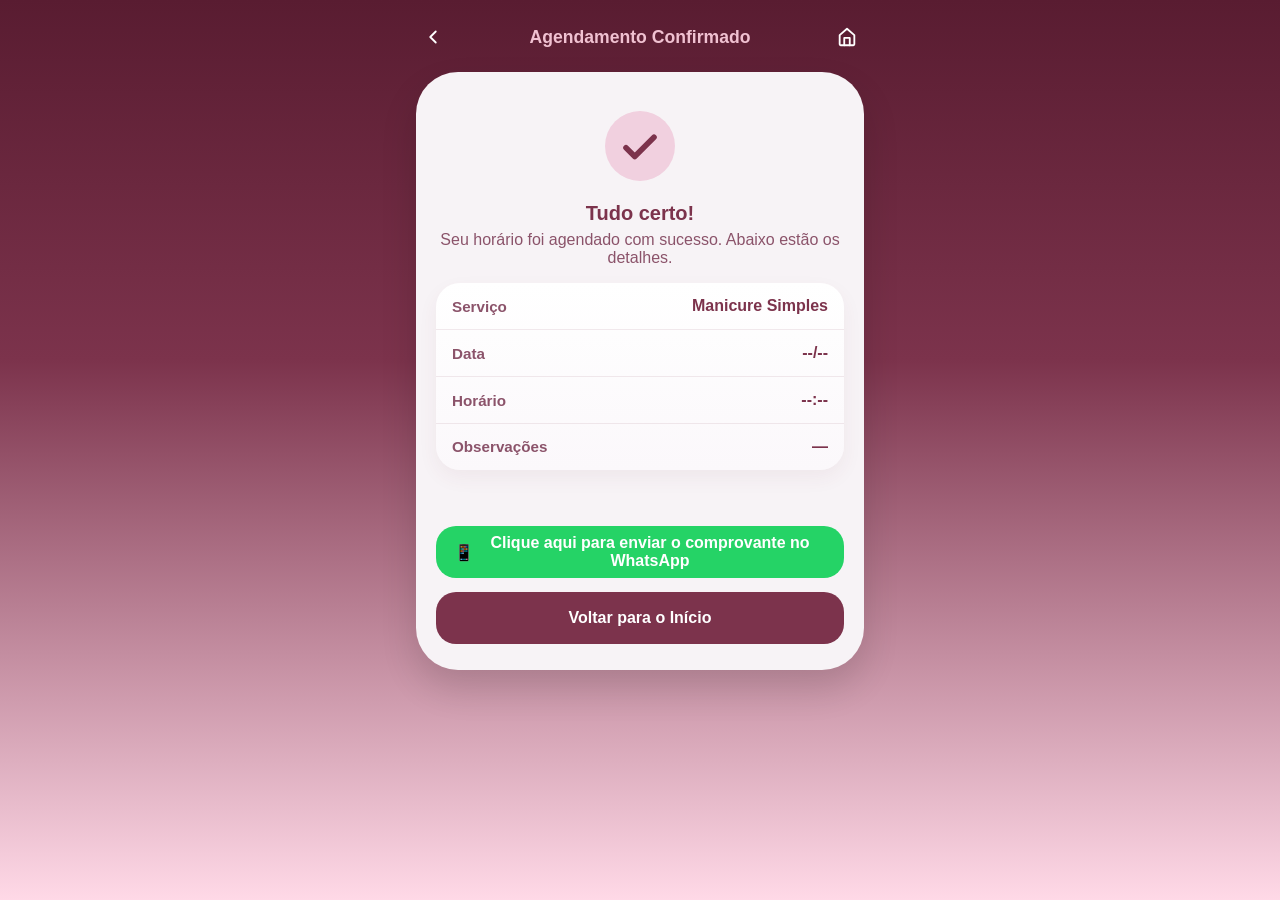
<file: confirmacao.html>
<!DOCTYPE html>
<html lang="pt-BR">

<head>
  <meta charset="utf-8">
  <meta name="viewport" content="width=device-width,initial-scale=1">
  <meta name="theme-color" content="#591c31">
  <title>Confirmação | Isabele Mariana Nails</title>
  <meta name="description" content="Confirmação de agendamento - Isabele Mariana Nails">
  <link rel="stylesheet" href="base.css">
  <link rel="stylesheet" href="confirmacao.css">
</head>

<body>
  <div class="app-container">
    <header class="confirmacao-header">
      <nav class="confirmacao-nav" aria-label="Navegação de confirmação">
        <!-- Voltar: tenta voltar na história do navegador, fallback para principal.html -->
        <a href="principal.html" data-back="history" class="confirmacao-nav-link" aria-label="Voltar para início">
          <svg width="22" height="22" viewBox="0 0 24 24" fill="none" aria-hidden="true" xmlns="http://www.w3.org/2000/svg">
            <path d="M15 18L9 12L15 6" stroke="currentColor" stroke-width="2" stroke-linecap="round" stroke-linejoin="round" />
          </svg>
        </a>
        <h1 class="confirmacao-title">Agendamento Confirmado</h1>
        <a href="principal.html" class="confirmacao-nav-link" aria-label="Página inicial">
          <svg width="22" height="22" viewBox="0 0 24 24" fill="none" aria-hidden="true" xmlns="http://www.w3.org/2000/svg">
            <path d="M4 10L12 3L20 10V20C20 20.5523 19.5523 21 19 21H5C4.44772 21 4 20.5523 4 20V10Z" stroke="currentColor" stroke-width="2" stroke-linecap="round" stroke-linejoin="round" />
            <path d="M9 21V13H15V21" stroke="currentColor" stroke-width="2" stroke-linecap="round" stroke-linejoin="round" />
          </svg>
        </a>
      </nav>
    </header>

    <main class="confirmacao-main" role="main">
      <section class="confirmacao-card" aria-labelledby="confirmacao-success">
        <div class="confirmacao-icon" aria-hidden="true">
          <svg width="84" height="84" viewBox="0 0 24 24" fill="none" xmlns="http://www.w3.org/2000/svg">
            <circle cx="12" cy="12" r="10" fill="#F1D0DF" />
            <path d="M8 12.5L10.5 15L16 9.5" stroke="#7C334C" stroke-width="1.6" stroke-linecap="round" stroke-linejoin="round" />
          </svg>
        </div>

        <h2 id="confirmacao-success" class="confirmacao-headline">Tudo certo!</h2>
        <p class="confirmacao-text">Seu horário foi agendado com sucesso. Abaixo estão os detalhes.</p>

        <div class="confirmacao-details">
          <div class="detalhe-row">
            <span class="detalhe-label">Serviço</span>
            <span id="conf-servico" class="detalhe-value">Manicure Simples</span>
          </div>
          <div class="detalhe-row">
            <span class="detalhe-label">Data</span>
            <span id="conf-data" class="detalhe-value">--/--</span>
          </div>
          <div class="detalhe-row">
            <span class="detalhe-label">Horário</span>
            <span id="conf-horario" class="detalhe-value">--:--</span>
          </div>
          <div class="detalhe-row detalhe-row--observacoes">
            <span class="detalhe-label">Observações</span>
            <span id="confirmacao-observacoes" class="detalhe-value detalhe-value--multiline">—</span>
          </div>
        </div>
        <div id="confirmacao-message" class="confirmacao-message" aria-live="polite" style="min-height:22px;margin-bottom:10px"></div>

        <div class="confirmacao-actions">
          <button id="btn-whatsapp" class="confirmacao-button confirmacao-button--primary" type="button">
            <span class="confirmacao-button-icon">📱</span>
            Clique aqui para enviar o comprovante no WhatsApp
          </button>
          <a href="principal.html" class="confirmacao-button confirmacao-button--secondary">Voltar para o Início</a>
        </div>
      </section>
    </main>
  </div>
  <script src="confirmacao.js"></script>
</body>

</html>
</file>
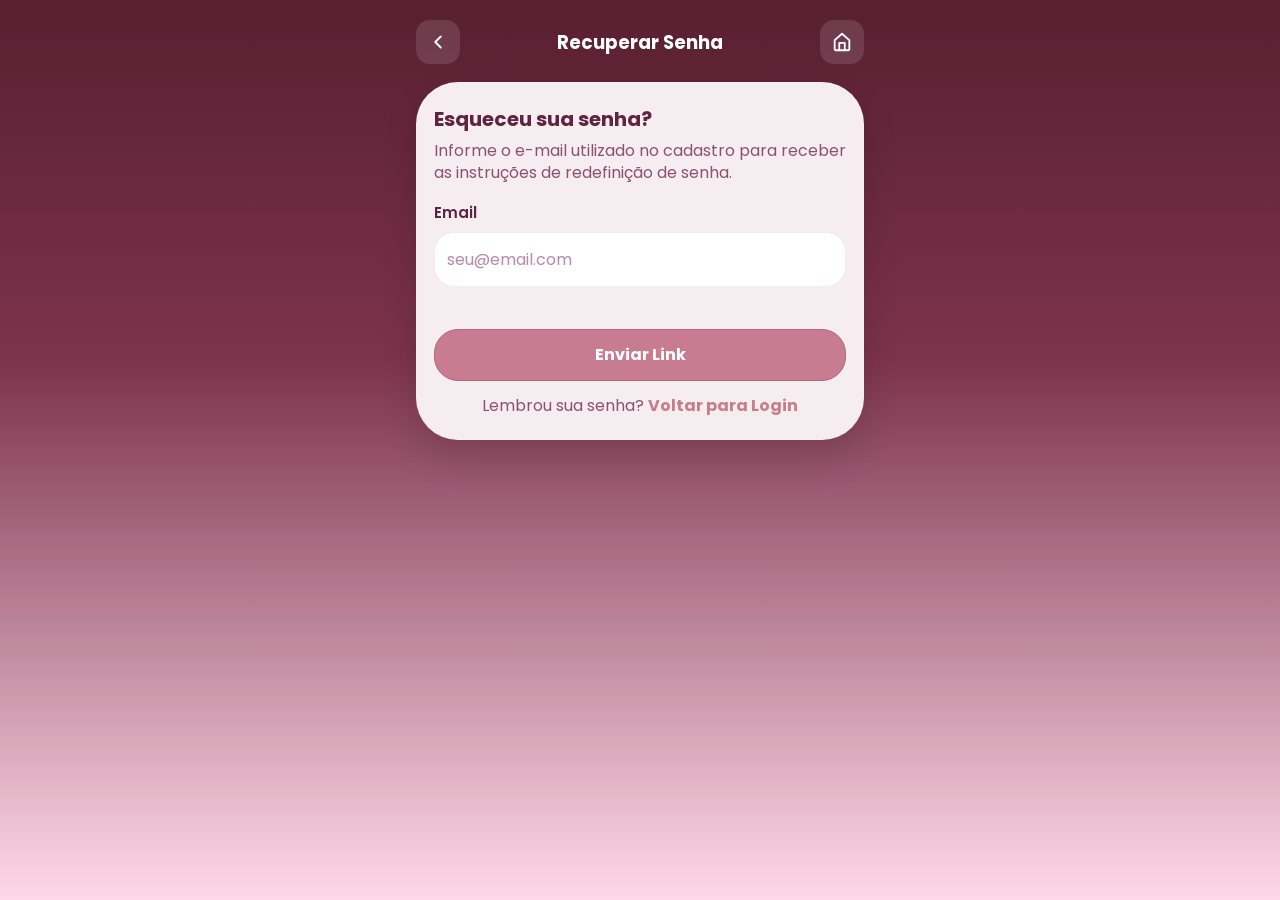
<file: esqueci-senha.html>
<!DOCTYPE html>
<html lang="pt-BR">

<head>
  <meta charset="utf-8">
  <meta name="viewport" content="width=device-width,initial-scale=1">
  <meta name="theme-color" content="#581F31">
  <title>Recuperar Senha | Isabele Mariana Nails</title>
  <meta name="description" content="Recupere sua senha - Isabele Mariana Nails">
<link rel="stylesheet" href="base.css">
  <link rel="stylesheet" href="esqueci-senha.css">
  <link rel="preconnect" href="https://fonts.googleapis.com">
  <link rel="preconnect" href="https://fonts.gstatic.com" crossorigin>
  <link href="https://fonts.googleapis.com/css2?family=Poppins:wght@300;400;500;600;700&display=swap" rel="stylesheet">
</head>

<body>
  <div class="app-container">

    <header class="esqueci-header">
      <nav class="esqueci-nav" aria-label="Navegação de recuperação de senha">
        <!-- Voltar: history-aware, fallback para login.html -->
        <a href="login.html" data-back="history" class="esqueci-nav-link" aria-label="Voltar para login">
          <svg width="22" height="22" viewBox="0 0 24 24" fill="none" aria-hidden="true" xmlns="http://www.w3.org/2000/svg">
            <path d="M15 18L9 12L15 6" stroke="currentColor" stroke-width="2" stroke-linecap="round" stroke-linejoin="round" />
          </svg>
        </a>

        <h1 class="esqueci-title">Recuperar Senha</h1>

        <!-- Home: aponta para principal.html conforme padrão do app -->
        <a href="principal.html" class="esqueci-nav-link" aria-label="Ir para página inicial">
          <svg width="22" height="22" viewBox="0 0 24 24" fill="none" aria-hidden="true" xmlns="http://www.w3.org/2000/svg">
            <path d="M4 10L12 3L20 10V20C20 20.5523 19.5523 21 19 21H5C4.44772 21 4 20.5523 4 20V10Z" stroke="currentColor" stroke-width="2" stroke-linecap="round" stroke-linejoin="round" />
            <path d="M9 21V13H15V21" stroke="currentColor" stroke-width="2" stroke-linecap="round" stroke-linejoin="round" />
          </svg>
        </a>
      </nav>
    </header>

    <main class="esqueci-main">
      <section class="esqueci-card" aria-labelledby="esqueci-heading">
        <h2 id="esqueci-heading" class="esqueci-card-title">Esqueceu sua senha?</h2>
        <p class="esqueci-card-text">Informe o e-mail utilizado no cadastro para receber as instruções de redefinição de senha.</p>

        <form class="esqueci-form" novalidate>
          <div class="esqueci-field">
            <label for="esqueci-email" class="esqueci-label">Email</label>
            <input id="esqueci-email" class="esqueci-input" type="email" name="email" placeholder="seu@email.com" aria-label="Email" required>
            <div id="esqueci-feedback" class="esqueci-feedback" aria-live="polite"></div>
          </div>

          <button type="button" class="esqueci-button">Enviar Link</button>
        </form>

        <p class="esqueci-help">Lembrou sua senha? <a href="login.html" class="esqueci-link">Voltar para Login</a></p>
      </section>
    </main>

  </div>
  <script src="esqueci-senha.js" defer></script>
  <script src="app.js" defer></script>
</body>

</html>
</file>
<file: base.css>
/* Base global compartilhado para todas as páginas */
:root {
  --color-primary: #591c31;
  --color-secondary: #934761;
  --color-surface: #f6f6f6;
  --color-surface-soft: #f0c1d1;
  --color-text: #591c31;
  --color-text-muted: rgba(89, 28, 49, 0.75);
  --color-text-light: #ffd9e7;
  --color-border: rgba(147, 71, 97, 0.18);
  --color-background: #ffd9e7;
  --radius-sm: 14px;
  --radius-md: 20px;
  --radius-lg: 28px;
  --shadow-sm: 0 2px 8px rgba(0, 0, 0, 0.12);
  --shadow-md: 0 12px 24px rgba(0, 0, 0, 0.12);
  --shadow-soft: 0 8px 20px rgba(0, 0, 0, 0.08);
  --transition-fast: 0.2s ease;
  --transition-base: 0.3s ease;
}

* {
  margin: 0;
  padding: 0;
  box-sizing: border-box;
}

html {
  font-family: "Poppins", sans-serif;
  font-size: 16px;
  -webkit-font-smoothing: antialiased;
  -moz-osx-font-smoothing: grayscale;
}

body {
  min-height: 100vh;
  color: var(--color-text);
  background-color: var(--color-background);
  text-rendering: optimizeLegibility;
}

img {
  display: block;
  max-width: 100%;
  height: auto;
}

button,
input,
textarea,
a {
  font: inherit;
}

button {
  border: none;
  background: none;
  cursor: pointer;
}

a {
  color: inherit;
  text-decoration: none;
}

button:focus-visible,
a:focus-visible,
input:focus-visible,
textarea:focus-visible {
  outline: 3px solid rgba(89, 28, 49, 0.3);
  outline-offset: 2px;
}

.touch-active {
  transform: translateY(-1px);
}

button:disabled,
button[disabled] {
  cursor: not-allowed;
  opacity: 0.7;
}

.app-container {
  width: min(100%, 480px);
  min-height: 100vh;
  margin: 0 auto;
  display: flex;
  flex-direction: column;
}

.main-section {
  flex: 1;
}

.section-title {
  margin-bottom: 16px;
  font-size: 1.1rem;
  font-weight: 600;
  color: var(--color-text);
}

.form-group {
  display: grid;
  gap: 10px;
  margin-bottom: 18px;
}

.form-label {
  font-size: 0.95rem;
  font-weight: 700;
  color: var(--color-text);
}

.input,
textarea {
  width: 100%;
  min-height: 44px;
  padding: 14px 16px;
  border-radius: var(--radius-md);
  border: 1px solid var(--color-border);
  background: #fff;
  color: var(--color-text);
  transition:
    border-color var(--transition-fast),
    box-shadow var(--transition-fast);
}

textarea {
  min-height: 120px;
  resize: vertical;
}

.input:focus,
textarea:focus {
  outline: none;
  border-color: var(--color-primary);
  box-shadow: 0 0 0 4px rgba(89, 28, 49, 0.08);
}

.button,
.button-inline {
  display: inline-flex;
  align-items: center;
  justify-content: center;
  min-height: 52px;
  padding: 0 18px;
  border-radius: 24px;
  transition:
    transform var(--transition-fast),
    box-shadow var(--transition-fast),
    background-color var(--transition-fast);
}

.button {
  width: 100%;
}

.button--primary {
  background-color: var(--color-secondary);
  color: var(--color-text-light);
  box-shadow: var(--shadow-sm);
}

.button--secondary {
  background-color: var(--color-surface);
  color: var(--color-text);
  border: 1px solid var(--color-border);
}

.button:hover,
.button:focus-visible {
  transform: translateY(-2px);
  box-shadow: var(--shadow-md);
}

.button:active {
  transform: translateY(-1px);
}

.visually-hidden {
  position: absolute;
  width: 1px;
  height: 1px;
  padding: 0;
  margin: -1px;
  overflow: hidden;
  clip: rect(0, 0, 0, 0);
  white-space: nowrap;
  border: 0;
}

.text-right {
  text-align: right;
}

.grid-auto {
  display: grid;
  gap: 16px;
}

@media (max-width: 380px) {
  .app-container {
    padding: 18px 14px 20px;
  }
}

/* Ajustes de Respiro e UI - Vitrine e Serviços */
.principal-services,
.principal-gallery {
  margin-top: 20px;
  margin-bottom: 20px;
}

.principal-services h3,
.principal-gallery h3 {
  margin-bottom: 16px;
}

.gallery-row {
  display: flex;
  gap: 12px;
  padding-bottom: 10px;
  overflow-x: auto; /* Garante que o scroll horizontal funcione sem cortes */
}
</file>
<file: confirmacao.css>
:root{
  --bg-app: #591c31;
  --surface: #f7f3f6;
  --accent: #7c334c;
  --muted: #8b536a;
  --white: #ffffff;
  --radius: 28px;
  --shadow: 0 18px 36px rgba(0,0,0,0.14);
}

*{box-sizing:border-box}
html,body{margin:0;min-height:100%}
body{
  font-family: "Poppins", sans-serif;
  background: linear-gradient(180deg,var(--bg-app) 0%, #7c334c 40%, #ffd9e7 100%);
  color:var(--accent);
  -webkit-font-smoothing:antialiased;
}

.app-container{
  max-width:480px;
  min-height:100vh;
  margin:0 auto;
  padding:20px 16px 24px;
}

.confirmacao-header{padding-bottom:18px}
.confirmacao-nav{display:flex;align-items:center;justify-content:space-between;gap:12px}
.confirmacao-nav-link{
  display:inline-flex;
  align-items:center;
  justify-content:center;
  color:var(--white);
  text-decoration:none;
  background:none;
  border:none;
  padding:6px;
  border-radius:0;
}
.confirmacao-title{margin:0;font-weight:700;font-size:1.1rem;color:#F0C1D1;text-align:center;flex:1}

.confirmacao-main{display:grid;gap:20px}

.confirmacao-card{background:var(--surface);border-radius:42px;padding:26px 20px;box-shadow:var(--shadow);text-align:center}
.confirmacao-icon{margin:6px auto 10px}
.confirmacao-headline{margin:6px 0 6px;font-size:1.25rem;color:var(--accent)}
.confirmacao-text{margin:0 0 16px;color:var(--muted)}

.confirmacao-details{list-style:none;padding:0;margin:0 0 18px;border-radius:24px;overflow:hidden;background:linear-gradient(180deg,#fff,#fbf8fb);box-shadow:0 8px 20px rgba(124,51,76,0.06)}
.detalhe-row{display:flex;justify-content:space-between;align-items:center;padding:14px 16px;gap:12px;border-bottom:1px solid rgba(124,51,76,0.1)}
.detalhe-row:last-child{border-bottom:none}
.detalhe-label{font-weight:600;color:var(--muted);font-size:0.95rem}
.detalhe-value{font-weight:700;color:var(--accent);text-align:right;max-width:65%;word-break:break-word}
.detalhe-row--observacoes{align-items:flex-start}
.detalhe-value--multiline{display:block;white-space:pre-wrap;word-break:break-word}

.confirmacao-actions{
  display:grid;
  gap:14px;
  margin-top:16px;
}
.confirmacao-button{display:inline-flex;width:100%;min-height:52px;align-items:center;justify-content:center;color:var(--white);text-decoration:none;border-radius:20px;font-weight:700}

 #btn-whatsapp {
   background-color: #25D366;
   color: #FFFFFF;
   padding: 0 18px;
   border-radius: 20px;
   min-height: 52px;
   transition: background-color 0.3s ease;
 }

 #btn-whatsapp:hover {
   background-color: #20BA56;
 }

/* Botão secundário (Voltar para o Início) mantém a cor bordô/rosa original */
.confirmacao-button--secondary{
  background: var(--accent);
  color: var(--white);
}

/* Efeito de flutuar (hover/active) semelhante ao restante do site */
.confirmacao-button{
  transition: transform var(--transition-fast), box-shadow var(--transition-fast), background-color var(--transition-fast);
}
.confirmacao-button:hover,
.confirmacao-button:focus-visible{
  transform: translateY(-2px);
  box-shadow: var(--shadow-md);
}
.confirmacao-button:active{
  transform: translateY(-1px);
}

/* Garantir o mesmo efeito para o botão Whatsapp */
#btn-whatsapp{
  transition: transform var(--transition-fast), box-shadow var(--transition-fast), background-color var(--transition-fast);
}
#btn-whatsapp:hover{
  transform: translateY(-2px);
  box-shadow: var(--shadow-md);
}
#btn-whatsapp:active{
  transform: translateY(-1px);
}

@media(max-width:380px){.app-container{padding:18px 14px 20px}.confirmacao-card{padding:20px 16px}}

@media(max-width:320px){.confirmacao-detail{padding:10px}}
</file>
<file: esqueci-senha.css>
:root{
  --bg-main: #581F31;
  --card: #F6EDF1;
  --panel: #F8EAF0;
  --text-primary: #5F243F;
  --text-secondary: #8B536A;
  --white: #FFFFFF;
  --accent: #C77C92;
  --accent-dark: #B16A83;
  --radius: 28px;
  --shadow: 0 18px 36px rgba(0,0,0,0.14);
}

*{box-sizing:border-box}
html,body{margin:0;min-height:100%}
body{
  font-family: "Poppins", sans-serif;
  background: linear-gradient(180deg,var(--bg-main) 0%, #7c334c 40%, #ffd9e7 100%);
  color:var(--text-primary);
  -webkit-font-smoothing:antialiased;
}

.app-container{
  max-width:480px;
  min-height:100vh;
  margin:0 auto;
  padding:20px 16px 24px;
}

.esqueci-header{padding-bottom:18px}
.esqueci-nav{display:flex;align-items:center;justify-content:space-between;gap:12px}
.esqueci-nav-link{width:44px;height:44px;display:inline-flex;align-items:center;justify-content:center;border-radius:14px;background:rgba(255,255,255,0.12);color:var(--white)}
.esqueci-title{margin:0;font-weight:700;font-size:1.15rem;color:var(--white);text-align:center;flex:1}

.esqueci-main{display:grid;gap:18px}

.esqueci-card{background:var(--card);border-radius:42px;padding:22px 18px;box-shadow:var(--shadow);text-align:left}
.esqueci-card-title{margin:0 0 6px;font-size:1.25rem;font-weight:700;color:var(--text-primary)}
.esqueci-card-text{margin:0 0 16px;color:var(--text-secondary);line-height:1.4}

.esqueci-form{display:grid;gap:14px}
.esqueci-field{display:grid;gap:8px}
.esqueci-label{font-weight:600;color:var(--text-primary);font-size:0.95rem}
.esqueci-input{width:100%;padding:14px 12px;border-radius:20px;border:1px solid rgba(95,36,63,0.08);background:#fff;color:var(--text-primary);font-size:1rem}
.esqueci-input::placeholder{color:#b88aa0}
.esqueci-feedback{min-height:20px;color:#b53f60;font-size:0.95rem}

.esqueci-button{width:100%;min-height:52px;border-radius:24px;background:var(--accent);color:var(--white);font-weight:700;border:1px solid var(--accent-dark);cursor:pointer}
.esqueci-button[disabled]{opacity:0.6;cursor:default}

.esqueci-help{margin-top:12px;text-align:center;color:var(--text-secondary)}
.esqueci-link{color:var(--accent);font-weight:700;text-decoration:none}

@media(max-width:380px){.app-container{padding:18px 14px 20px}.esqueci-card{padding:20px 16px}}

@media(max-width:320px){.esqueci-card-title{font-size:1.1rem}}
</file>
